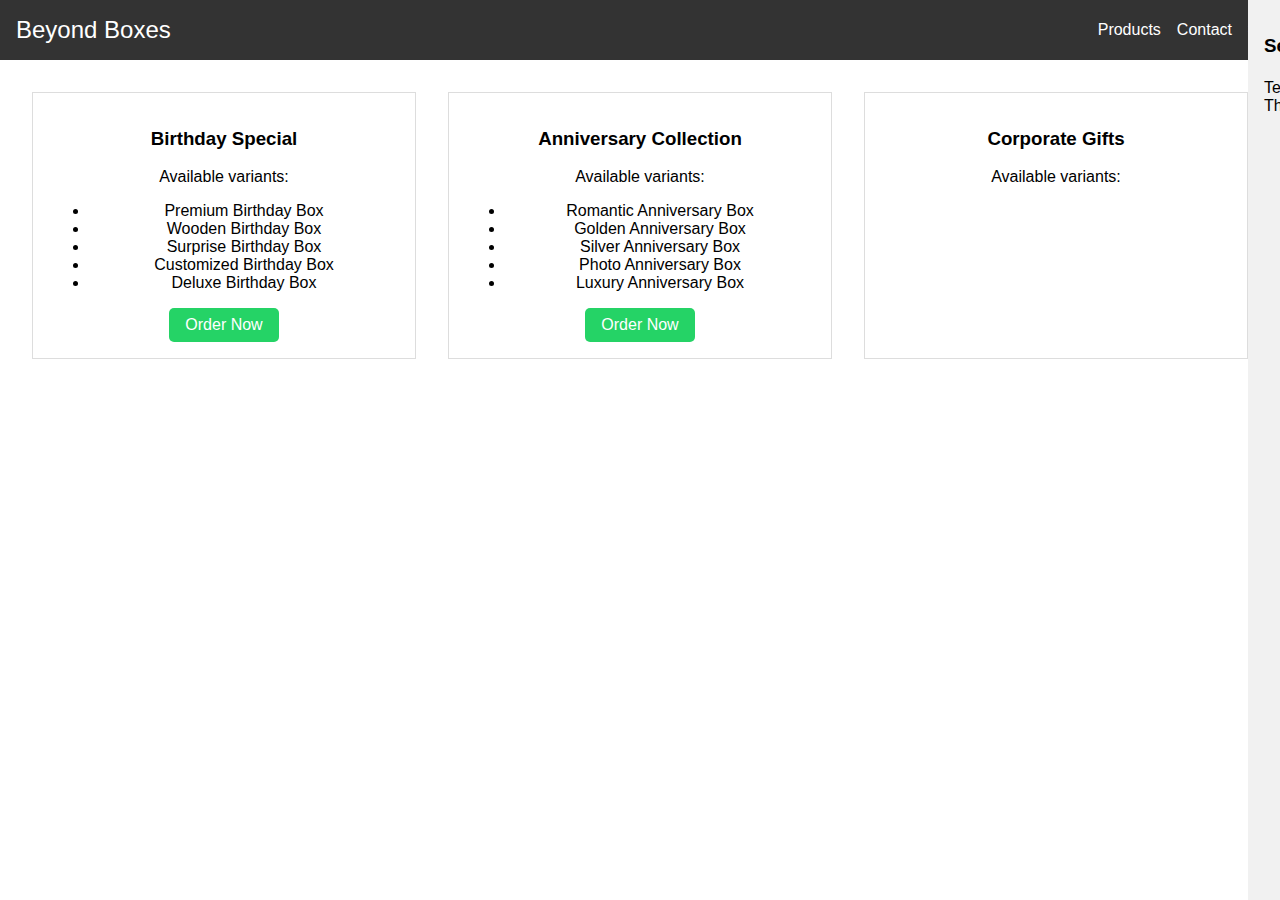
<file: index.html>
<!DOCTYPE html>
<html lang="en">
<head>
    <meta charset="UTF-8">
    <meta name="viewport" content="width=device-width, initial-scale=1.0">
    <title>Beyond Boxes - Luxury Gift Boxes</title>
    <link rel="stylesheet" href="https://cdnjs.cloudflare.com/ajax/libs/font-awesome/6.0.0/css/all.min.css">
    <style>
        :root {
            --font-size: 16px;
        }

        body {
            font-family: 'Arial', sans-serif;
            margin: 0;
            padding: 0;
            font-size: var(--font-size);
        }

        /* Navigation */
        .navbar {
            background-color: #333;
            padding: 1rem;
            display: flex;
            justify-content: space-between;
            align-items: center;
        }

        .logo {
            color: white;
            font-size: 1.5rem;
            text-decoration: none;
        }

        .nav-links {
            display: flex;
            gap: 1rem;
        }

        .nav-links a {
            color: white;
            text-decoration: none;
        }

        /* Settings Panel */
        .settings-panel {
            position: fixed;
            right: -250px;
            top: 0;
            width: 250px;
            height: 100%;
            background-color: #f1f1f1;
            padding: 1rem;
            transition: 0.3s;
        }

        .settings-panel.active {
            right: 0;
        }

        /* Product Grid */
        .product-grid {
            display: grid;
            grid-template-columns: repeat(auto-fit, minmax(300px, 1fr));
            gap: 2rem;
            padding: 2rem;
        }

        .product-card {
            border: 1px solid #ddd;
            padding: 1rem;
            text-align: center;
        }

        .order-btn {
            background-color: #25D366;
            color: white;
            padding: 0.5rem 1rem;
            border: none;
            border-radius: 5px;
            cursor: pointer;
            text-decoration: none;
            display: inline-block;
        }

        /* Contact Info */
        .contact-info {
            text-align: center;
            padding: 2rem;
            background-color: #f9f9f9;
        }
    </style>
</head>
<body>
    <!-- Navigation -->
    <nav class="navbar">
        <a href="#" class="logo">Beyond Boxes</a>
        <div class="nav-links">
            <a href="#products">Products</a>
            <a href="#contact">Contact</a>
            <a href="#" id="settings-toggle"><i class="fas fa-cog"></i></a>
        </div>
    </nav>

    <!-- Settings Panel -->
    <div class="settings-panel" id="settings-panel">
        <h3>Settings</h3>
        <div>
            <label>Text Size:</label>
            <input type="range" min="12" max="24" value="16" id="font-size-slider">
        </div>
        <div>
            <label>Theme:</label>
            <select id="theme-selector">
                <option value="light">Light</option>
                <option value="dark">Dark</option>
            </select>
        </div>
    </div>

    <!-- Product Grid -->
    <div class="product-grid" id="products">
        <!-- Birthday Special -->
        <div class="product-card">
            <h3>Birthday Special</h3>
            <p>Available variants:</p>
            <ul>
                <li>Premium Birthday Box</li>
                <li>Wooden Birthday Box</li>
                <li>Surprise Birthday Box</li>
                <li>Customized Birthday Box</li>
                <li>Deluxe Birthday Box</li>
            </ul>
            <a href="https://wa.me/917406839266?text=I'm%20interested%20in%20Birthday%20Special%20Box" class="order-btn">Order Now</a>
        </div>

        <!-- Anniversary Collection -->
        <div class="product-card">
            <h3>Anniversary Collection</h3>
            <p>Available variants:</p>
            <ul>
                <li>Romantic Anniversary Box</li>
                <li>Golden Anniversary Box</li>
                <li>Silver Anniversary Box</li>
                <li>Photo Anniversary Box</li>
                <li>Luxury Anniversary Box</li>
            </ul>
            <a href="https://wa.me/917406839266?text=I'm%20interested%20in%20Anniversary%20Collection" class="order-btn">Order Now</a>
        </div>

        <!-- Corporate Gifts -->
        <div class="product-card">
            <h3>Corporate Gifts</h3>
            <p>Available variants:</p>
            <ul>
</file>
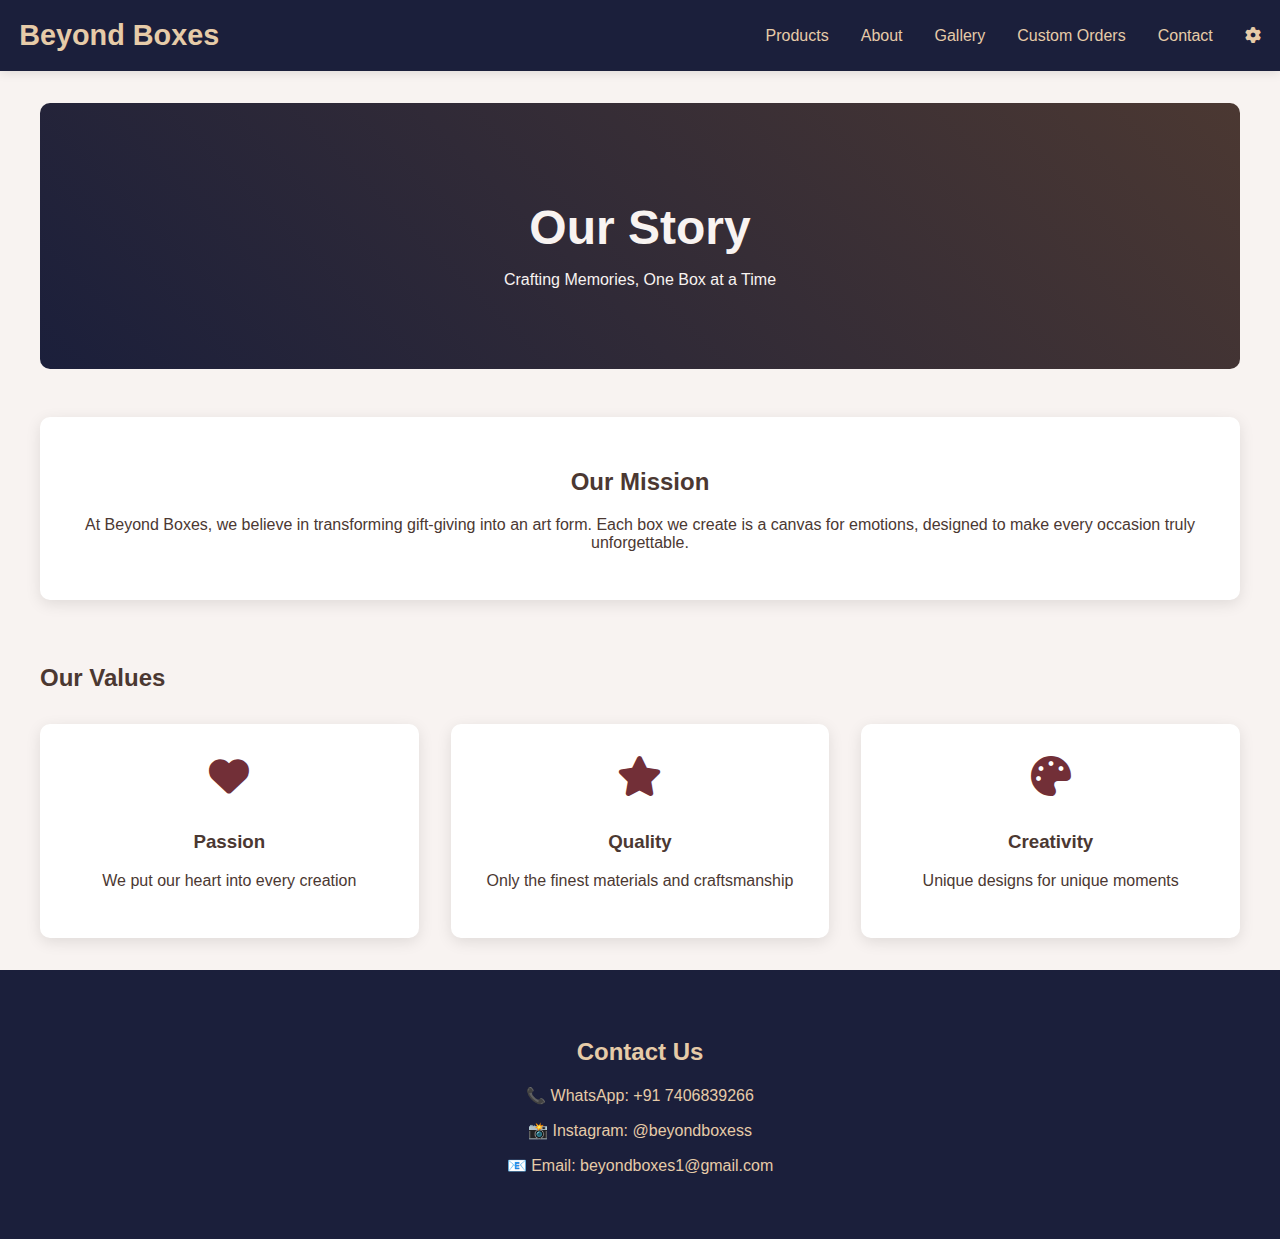
<file: about.html>
<!DOCTYPE html>
<html lang="en">
<head>
    <meta charset="UTF-8">
    <meta name="viewport" content="width=device-width, initial-scale=1.0">
    <title>About Us - Beyond Boxes</title>
    <link rel="stylesheet" href="https://cdnjs.cloudflare.com/ajax/libs/font-awesome/6.0.0/css/all.min.css">
    <link rel="stylesheet" href="styles.css">
    <link rel="stylesheet" href="about-styles.css">
</head>
<body>
    <!-- Navigation (same as index.html) -->
    <nav class="navbar">
        <a href="index.html" class="logo">Beyond Boxes</a>
        <div class="nav-links">
            <a href="index.html#products">Products</a>
            <a href="about.html">About</a>
            <a href="gallery.html">Gallery</a>
            <a href="custom.html">Custom Orders</a>
            <a href="#contact">Contact</a>
            <a href="#" id="settings-toggle"><i class="fas fa-cog"></i></a>
        </div>
    </nav>

    <div class="about-container">
        <div class="about-hero">
            <h1>Our Story</h1>
            <p>Crafting Memories, One Box at a Time</p>
        </div>

        <div class="about-content">
            <section class="mission">
                <h2>Our Mission</h2>
                <p>At Beyond Boxes, we believe in transforming gift-giving into an art form. Each box we create is a canvas for emotions, designed to make every occasion truly unforgettable.</p>
            </section>

            <section class="values">
                <h2>Our Values</h2>
                <div class="values-grid">
                    <div class="value-card">
                        <i class="fas fa-heart"></i>
                        <h3>Passion</h3>
                        <p>We put our heart into every creation</p>
                    </div>
                    <div class="value-card">
                        <i class="fas fa-star"></i>
                        <h3>Quality</h3>
                        <p>Only the finest materials and craftsmanship</p>
                    </div>
                    <div class="value-card">
                        <i class="fas fa-palette"></i>
                        <h3>Creativity</h3>
                        <p>Unique designs for unique moments</p>
                    </div>
                </div>
            </section>
        </div>
    </div>

    <!-- Contact Info (same as index.html) -->
    <div class="contact-info" id="contact">
        <h2>Contact Us</h2>
        <p>📞 WhatsApp: <a href="https://wa.me/917406839266">+91 7406839266</a></p>
        <p>📸 Instagram: <a href="https://instagram.com/beyondboxess">@beyondboxess</a></p>
        <p>📧 Email: <a href="mailto:beyondboxes1@gmail.com">beyondboxes1@gmail.com</a></p>
    </div>

    <script src="script.js"></script>
</body>
</html>
</file>
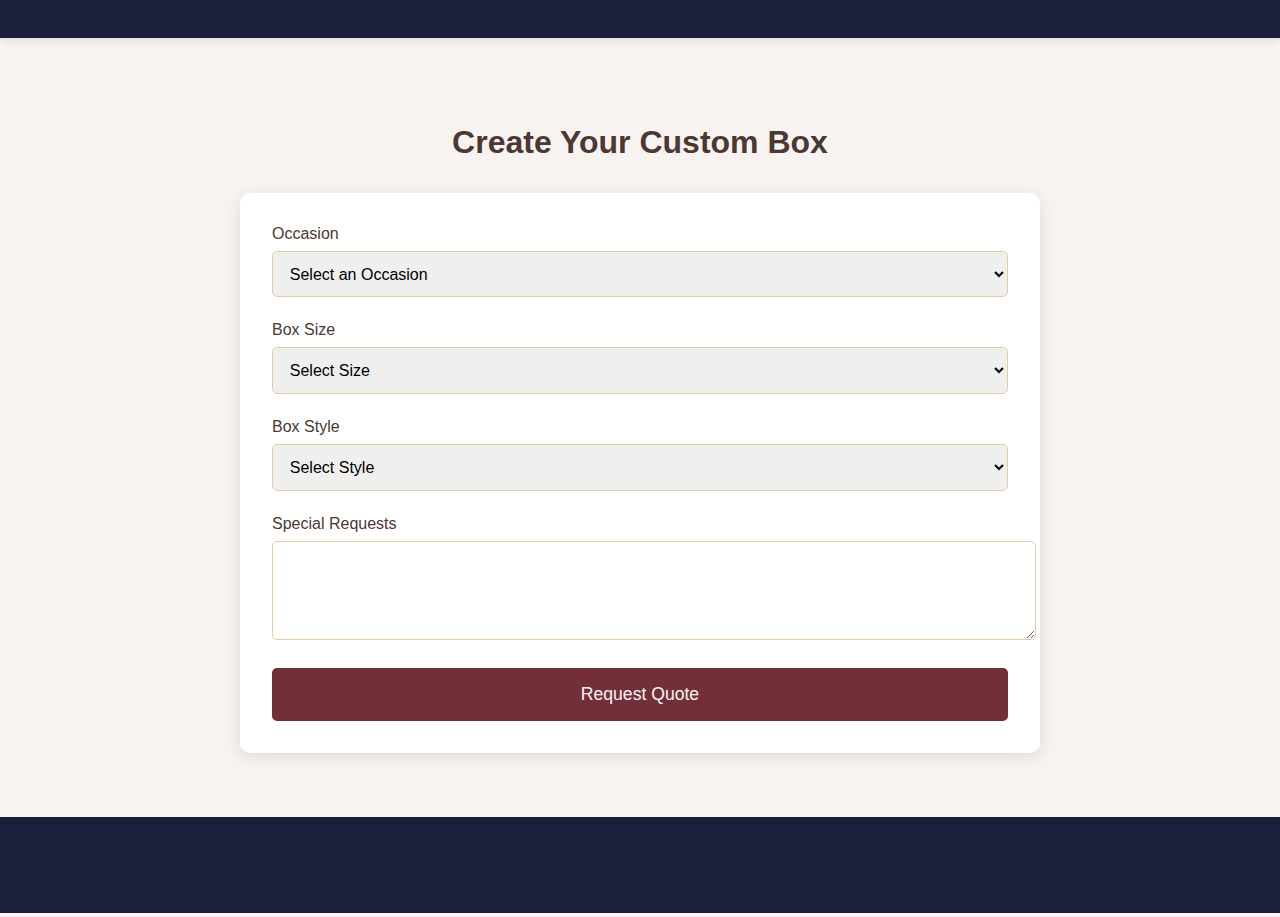
<file: custom.html>
<!DOCTYPE html>
<html lang="en">
<head>
    <meta charset="UTF-8">
    <meta name="viewport" content="width=device-width, initial-scale=1.0">
    <title>Custom Orders - Beyond Boxes</title>
    <link rel="stylesheet" href="https://cdnjs.cloudflare.com/ajax/libs/font-awesome/6.0.0/css/all.min.css">
    <link rel="stylesheet" href="styles.css">
    <link rel="stylesheet" href="custom-styles.css">
</head>
<body>
    <!-- Navigation (same as other pages) -->
    <nav class="navbar">
        <!-- Same navigation content -->
    </nav>

    <div class="custom-container">
        <h1>Create Your Custom Box</h1>
        
        <form id="custom-order-form" class="custom-form">
            <div class="form-group">
                <label for="occasion">Occasion</label>
                <select id="occasion" required>
                    <option value="">Select an Occasion</option>
                    <option value="birthday">Birthday</option>
                    <option value="wedding">Wedding</option>
                    <option value="anniversary">Anniversary</option>
                    <option value="corporate">Corporate</option>
                    <option value="other">Other</option>
                </select>
            </div>

            <div class="form-group">
                <label for="box-size">Box Size</label>
                <select id="box-size" required>
                    <option value="">Select Size</option>
                    <option value="small">Small</option>
                    <option value="medium">Medium</option>
                    <option value="large">Large</option>
                </select>
            </div>

            <div class="form-group">
                <label for="box-style">Box Style</label>
                <select id="box-style" required>
                    <option value="">Select Style</option>
                    <option value="classic">Classic</option>
                    <option value="modern">Modern</option>
                    <option value="rustic">Rustic</option>
                    <option value="luxury">Luxury</option>
                </select>
            </div>

            <div class="form-group">
                <label for="special-requests">Special Requests</label>
                <textarea id="special-requests" rows="4"></textarea>
            </div>

            <button type="submit" class="submit-btn">Request Quote</button>
        </form>
    </div>

    <!-- Contact Info -->
    <div class="contact-info" id="contact">
        <!-- Same contact content -->
    </div>

    <script src="script.js"></script>
    <script src="custom-script.js"></script>
</body>
</html>
</file>
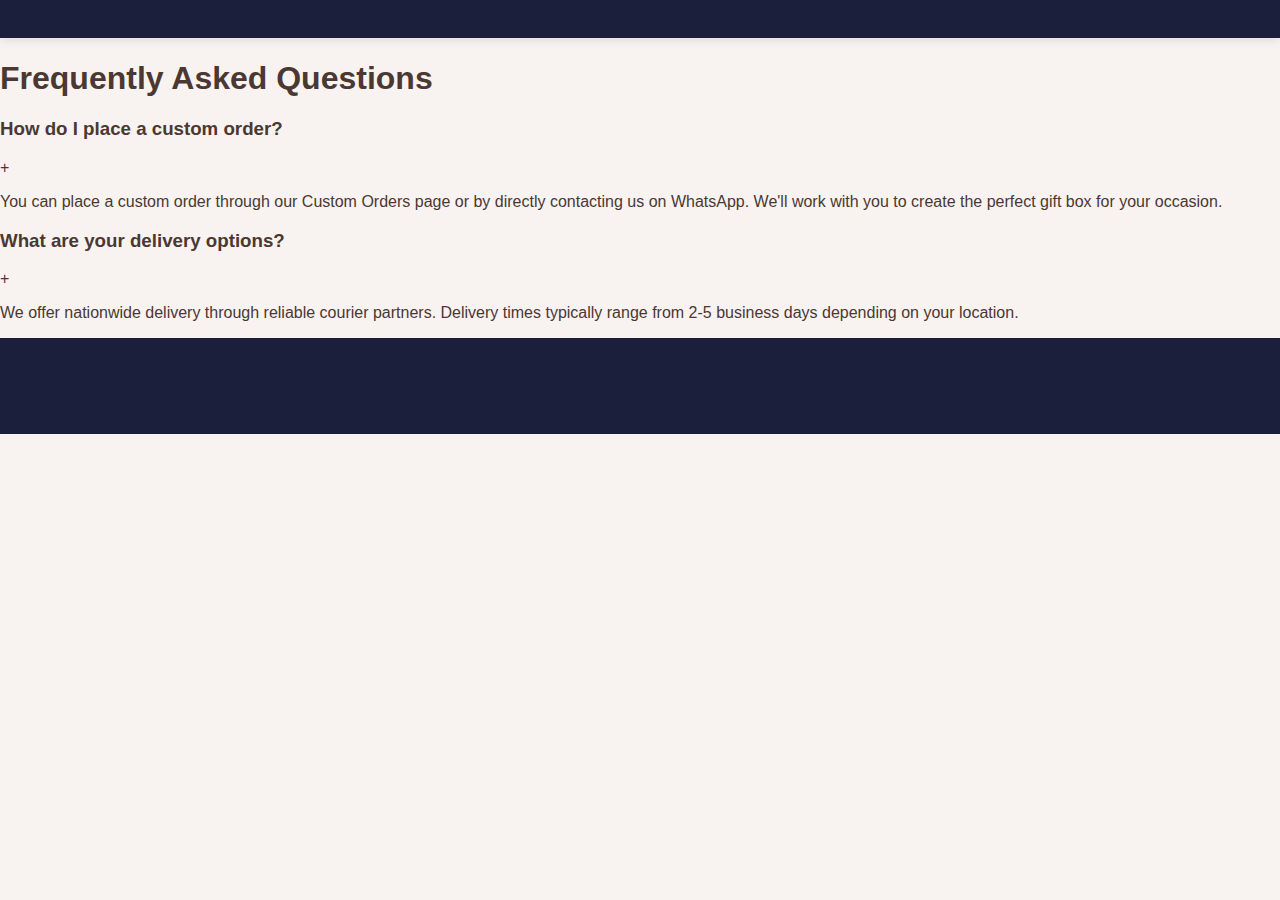
<file: faq.html>
<!DOCTYPE html>
<html lang="en">
<head>
    <meta charset="UTF-8">
    <meta name="viewport" content="width=device-width, initial-scale=1.0">
    <title>FAQ - Beyond Boxes</title>
    <link rel="stylesheet" href="https://cdnjs.cloudflare.com/ajax/libs/font-awesome/6.0.0/css/all.min.css">
    <link rel="stylesheet" href="styles.css">
    <link rel="stylesheet" href="faq-styles.css">
</head>
<body>
    <!-- Navigation (same as other pages) -->
    <nav class="navbar">
        <!-- Same navigation content -->
    </nav>

    <div class="faq-container">
        <h1>Frequently Asked Questions</h1>

        <div class="faq-grid">
            <div class="faq-item">
                <div class="faq-question">
                    <h3>How do I place a custom order?</h3>
                    <span class="toggle-icon">+</span>
                </div>
                <div class="faq-answer">
                    <p>You can place a custom order through our Custom Orders page or by directly contacting us on WhatsApp. We'll work with you to create the perfect gift box for your occasion.</p>
                </div>
            </div>

            <div class="faq-item">
                <div class="faq-question">
                    <h3>What are your delivery options?</h3>
                    <span class="toggle-icon">+</span>
                </div>
                <div class="faq-answer">
                    <p>We offer nationwide delivery through reliable courier partners. Delivery times typically range from 2-5 business days depending on your location.</p>
                </div>
            </div>

            <!-- Add more FAQ items -->
        </div>
    </div>

    <!-- Contact Info -->
    <div class="contact-info" id="contact">
        <!-- Same contact content -->
    </div>

    <script src="script.js"></script>
    <script src="faq-script.js"></script>
</body>
</html>
</file>
<file: styles.css>
:root {
    --deep-mocha: #4B3832;
    --champagne-gold: #E6CBA8;
    --velvet-burgundy: #722F37;
    --midnight-blue: #1B1F3B;
    --muted-emerald: #3A6351;
    --pearl-white: #F8F3F1;
    --font-size: 16px;
}

body {
    font-family: 'Arial', sans-serif;
    margin: 0;
    padding: 0;
    font-size: var(--font-size);
    background-color: var(--pearl-white);
    color: var(--deep-mocha);
}

/* Navigation */
.navbar {
    background-color: var(--midnight-blue);
    padding: 1.2rem;
    display: flex;
    justify-content: space-between;
    align-items: center;
    box-shadow: 0 2px 10px rgba(0,0,0,0.1);
}

.logo {
    color: var(--champagne-gold);
    font-size: 1.8rem;
    text-decoration: none;
    font-weight: bold;
}

.nav-links {
    display: flex;
    gap: 2rem;
}

.nav-links a {
    color: var(--champagne-gold);
    text-decoration: none;
    transition: color 0.3s ease;
}

.nav-links a:hover {
    color: var(--pearl-white);
}

/* Settings Panel */
.settings-panel {
    position: fixed;
    right: -250px;
    top: 0;
    width: 250px;
    height: 100%;
    background-color: var(--deep-mocha);
    color: var(--champagne-gold);
    padding: 1.5rem;
    transition: 0.3s;
    box-shadow: -2px 0 10px rgba(0,0,0,0.2);
}

.settings-panel.active {
    right: 0;
}

/* Product Grid */
.product-grid {
    display: grid;
    grid-template-columns: repeat(auto-fit, minmax(300px, 1fr));
    gap: 2.5rem;
    padding: 3rem;
    background-color: var(--pearl-white);
}

.product-card {
    border: 1px solid var(--champagne-gold);
    padding: 2rem;
    text-align: center;
    background-color: white;
    border-radius: 10px;
    box-shadow: 0 4px 15px rgba(0,0,0,0.1);
    transition: transform 0.3s ease;
}

.product-card:hover {
    transform: translateY(-5px);
}

.product-card h3 {
    color: var(--deep-mocha);
    margin-bottom: 1.5rem;
}

.product-card ul {
    list-style: none;
    padding: 0;
    color: var(--deep-mocha);
}

.product-card li {
    margin: 0.8rem 0;
    color: var(--deep-mocha);
}

.order-btn {
    background-color: var(--velvet-burgundy);
    color: var(--pearl-white);
    padding: 0.8rem 1.5rem;
    border: none;
    border-radius: 5px;
    cursor: pointer;
    text-decoration: none;
    display: inline-block;
    margin-top: 1rem;
    transition: background-color 0.3s ease;
}

.order-btn:hover {
    background-color: var(--muted-emerald);
}

/* Contact Info */
.contact-info {
    text-align: center;
    padding: 3rem;
    background-color: var(--midnight-blue);
    color: var(--champagne-gold);
}

.contact-info a {
    color: var(--champagne-gold);
    text-decoration: none;
}

/* Product Card Variations */
.product-card:nth-child(4) {
    background: linear-gradient(45deg, var(--midnight-blue), var(--deep-mocha));
    color: var(--pearl-white);
}

.product-card:nth-child(5) {
    background: linear-gradient(45deg, var(--deep-mocha), var(--velvet-burgundy));
    color: var(--pearl-white);
}

.product-card:nth-child(6) {
    background: linear-gradient(45deg, var(--muted-emerald), var(--midnight-blue));
    color: var(--pearl-white);
}

.product-card:nth-child(7) {
    background: linear-gradient(45deg, var(--velvet-burgundy), var(--muted-emerald));
    color: var(--pearl-white);
}
</file>
<file: about-styles.css>
.about-container {
    max-width: 1200px;
    margin: 0 auto;
    padding: 2rem;
}

.about-hero {
    text-align: center;
    padding: 4rem 0;
    background: linear-gradient(45deg, var(--midnight-blue), var(--deep-mocha));
    color: var(--pearl-white);
    border-radius: 10px;
    margin-bottom: 3rem;
}

.about-hero h1 {
    font-size: 3rem;
    margin-bottom: 1rem;
}

.mission {
    text-align: center;
    margin-bottom: 4rem;
    padding: 2rem;
    background-color: white;
    border-radius: 10px;
    box-shadow: 0 4px 15px rgba(0,0,0,0.1);
}

.values-grid {
    display: grid;
    grid-template-columns: repeat(auto-fit, minmax(250px, 1fr));
    gap: 2rem;
    margin-top: 2rem;
}

.value-card {
    text-align: center;
    padding: 2rem;
    background-color: white;
    border-radius: 10px;
    box-shadow: 0 4px 15px rgba(0,0,0,0.1);
    transition: transform 0.3s ease;
}

.value-card:hover {
    transform: translateY(-5px);
}

.value-card i {
    font-size: 2.5rem;
    color: var(--velvet-burgundy);
    margin-bottom: 1rem;
}
</file>
<file: custom-styles.css>
.custom-container {
    max-width: 800px;
    margin: 2rem auto;
    padding: 2rem;
}

.custom-container h1 {
    text-align: center;
    color: var(--deep-mocha);
    margin-bottom: 2rem;
}

.custom-form {
    background-color: white;
    padding: 2rem;
    border-radius: 10px;
    box-shadow: 0 4px 15px rgba(0,0,0,0.1);
}

.form-group {
    margin-bottom: 1.5rem;
}

.form-group label {
    display: block;
    margin-bottom: 0.5rem;
    color: var(--deep-mocha);
}

.form-group select,
.form-group textarea {
    width: 100%;
    padding: 0.8rem;
    border: 1px solid var(--champagne-gold);
    border-radius: 5px;
    font-size: 1rem;
}

.submit-btn {
    background-color: var(--velvet-burgundy);
    color: var(--pearl-white);
    padding: 1rem 2rem;
    border: none;
    border-radius: 5px;
    cursor: pointer;
    width: 100%;
    font-size: 1.1rem;
    transition: background-color 0.3s ease;
}

.submit-btn:hover {
    background-color: var(--muted-emerald);
}
</file>
<file: faq-styles.css>
<!DOCTYPE html>
<html lang="en">
<head>
    <meta charset="UTF-8">
    <meta name="viewport" content="width=device-width, initial-scale=1.0">
    <title>FAQ - Beyond Boxes</title>
    <link rel="stylesheet" href="https://cdnjs.cloudflare.com/ajax/libs/font-awesome/6.0.0/css/all.min.css">
    <link rel="stylesheet" href="styles.css">
    <link rel="stylesheet" href="faq-styles.css">
</head>
<body>
    <!-- Navigation (same as other pages) -->
    <nav class="navbar">
        <!-- Same navigation content -->
    </nav>

    <div class="faq-container">
        <h1>Frequently Asked Questions</h1>

        <div class="faq-grid">
            <div class="faq-item">
                <div class="faq-question">
                    <h3>How do I place a custom order?</h3>
                    <span class="toggle-icon">+</span>
                </div>
                <div class="faq-answer">
                    <p>You can place a custom order through our Custom Orders page or by directly contacting us on WhatsApp. We'll work with you to create the perfect gift box for your occasion.</p>
                </div>
            </div>

            <div class="faq-item">
                <div class="faq-question">
                    <h3>What are your delivery options?</h3>
                    <span class="toggle-icon">+</span>
                </div>
                <div class="faq-answer">
                    <p>We offer nationwide delivery through reliable courier partners. Delivery times typically range from 2-5 business days depending on your location.</p>
                </div>
            </div>

            <!-- Add more FAQ items -->
        </div>
    </div>

    <!-- Contact Info -->
    <div class="contact-info" id="contact">
        <!-- Same contact content -->
    </div>

    <script src="script.js"></script>
    <script src="faq-script.js"></script>
</body>
</html>
</file>
